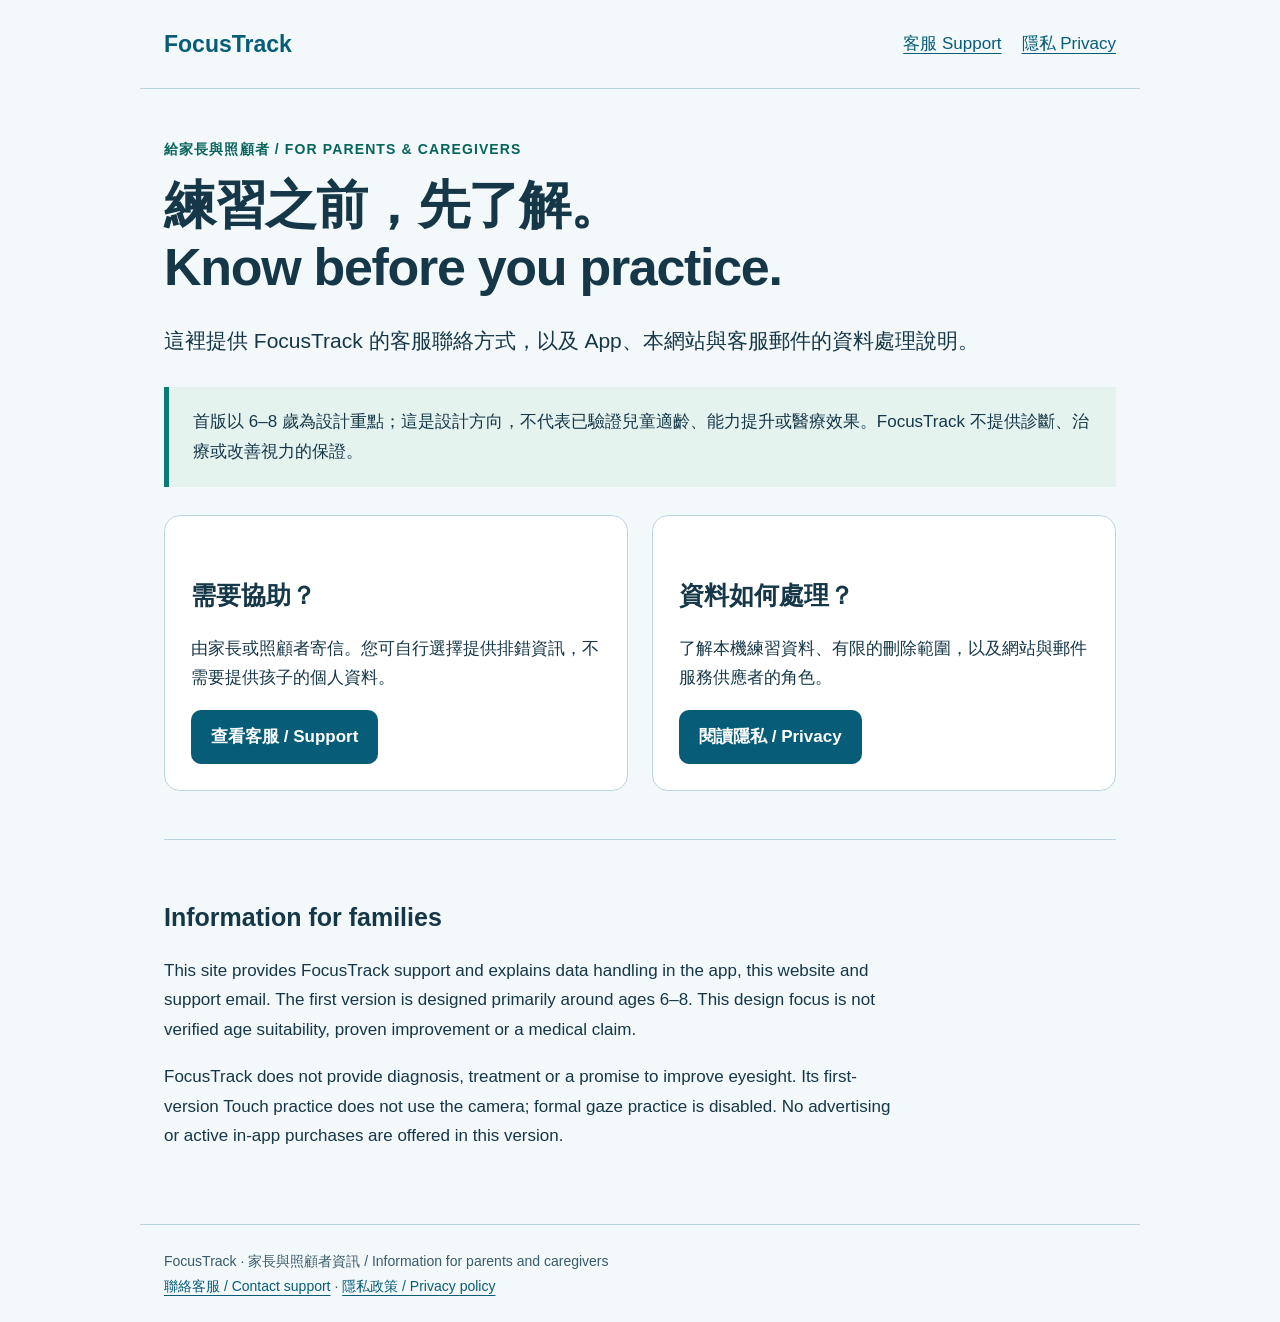
<file: index.html>
<!doctype html><html lang="zh-Hant"><head><meta charset="utf-8"><meta name="viewport" content="width=device-width,initial-scale=1"><meta name="description" content="FocusTrack 家長客服與隱私說明 / Parent support and privacy information"><title>家長資訊 Parent information · FocusTrack</title><link rel="stylesheet" href="assets/styles.css"></head><body><a class="skip" href="#main">跳至內容 / Skip to content</a><header><a class="brand" href="index.html">FocusTrack</a><nav aria-label="主要導覽 / Main navigation"><a href="support.html">客服 Support</a><a href="privacy.html">隱私 Privacy</a></nav></header><main id="main" tabindex="-1"><div class="eyebrow">給家長與照顧者 / FOR PARENTS & CAREGIVERS</div><h1>練習之前，先了解。<br><span lang="en">Know before you practice.</span></h1><p class="lead">這裡提供 FocusTrack 的客服聯絡方式，以及 App、本網站與客服郵件的資料處理說明。</p><div class="notice">首版以 6–8 歲為設計重點；這是設計方向，不代表已驗證兒童適齡、能力提升或醫療效果。FocusTrack 不提供診斷、治療或改善視力的保證。</div><div class="grid"><section class="card"><h2>需要協助？</h2><p>由家長或照顧者寄信。您可自行選擇提供排錯資訊，不需要提供孩子的個人資料。</p><a class="button" href="support.html">查看客服 / Support</a></section><section class="card"><h2>資料如何處理？</h2><p>了解本機練習資料、有限的刪除範圍，以及網站與郵件服務供應者的角色。</p><a class="button" href="privacy.html">閱讀隱私 / Privacy</a></section></div><section class="english" lang="en"><h2>Information for families</h2><p>This site provides FocusTrack support and explains data handling in the app, this website and support email. The first version is designed primarily around ages 6–8. This design focus is not verified age suitability, proven improvement or a medical claim.</p><p>FocusTrack does not provide diagnosis, treatment or a promise to improve eyesight. Its first-version Touch practice does not use the camera; formal gaze practice is disabled. No advertising or active in-app purchases are offered in this version.</p></section></main><footer>FocusTrack · 家長與照顧者資訊 / Information for parents and caregivers<br><a href="support.html">聯絡客服 / Contact support</a> · <a href="privacy.html">隱私政策 / Privacy policy</a></footer></body></html>
</file>
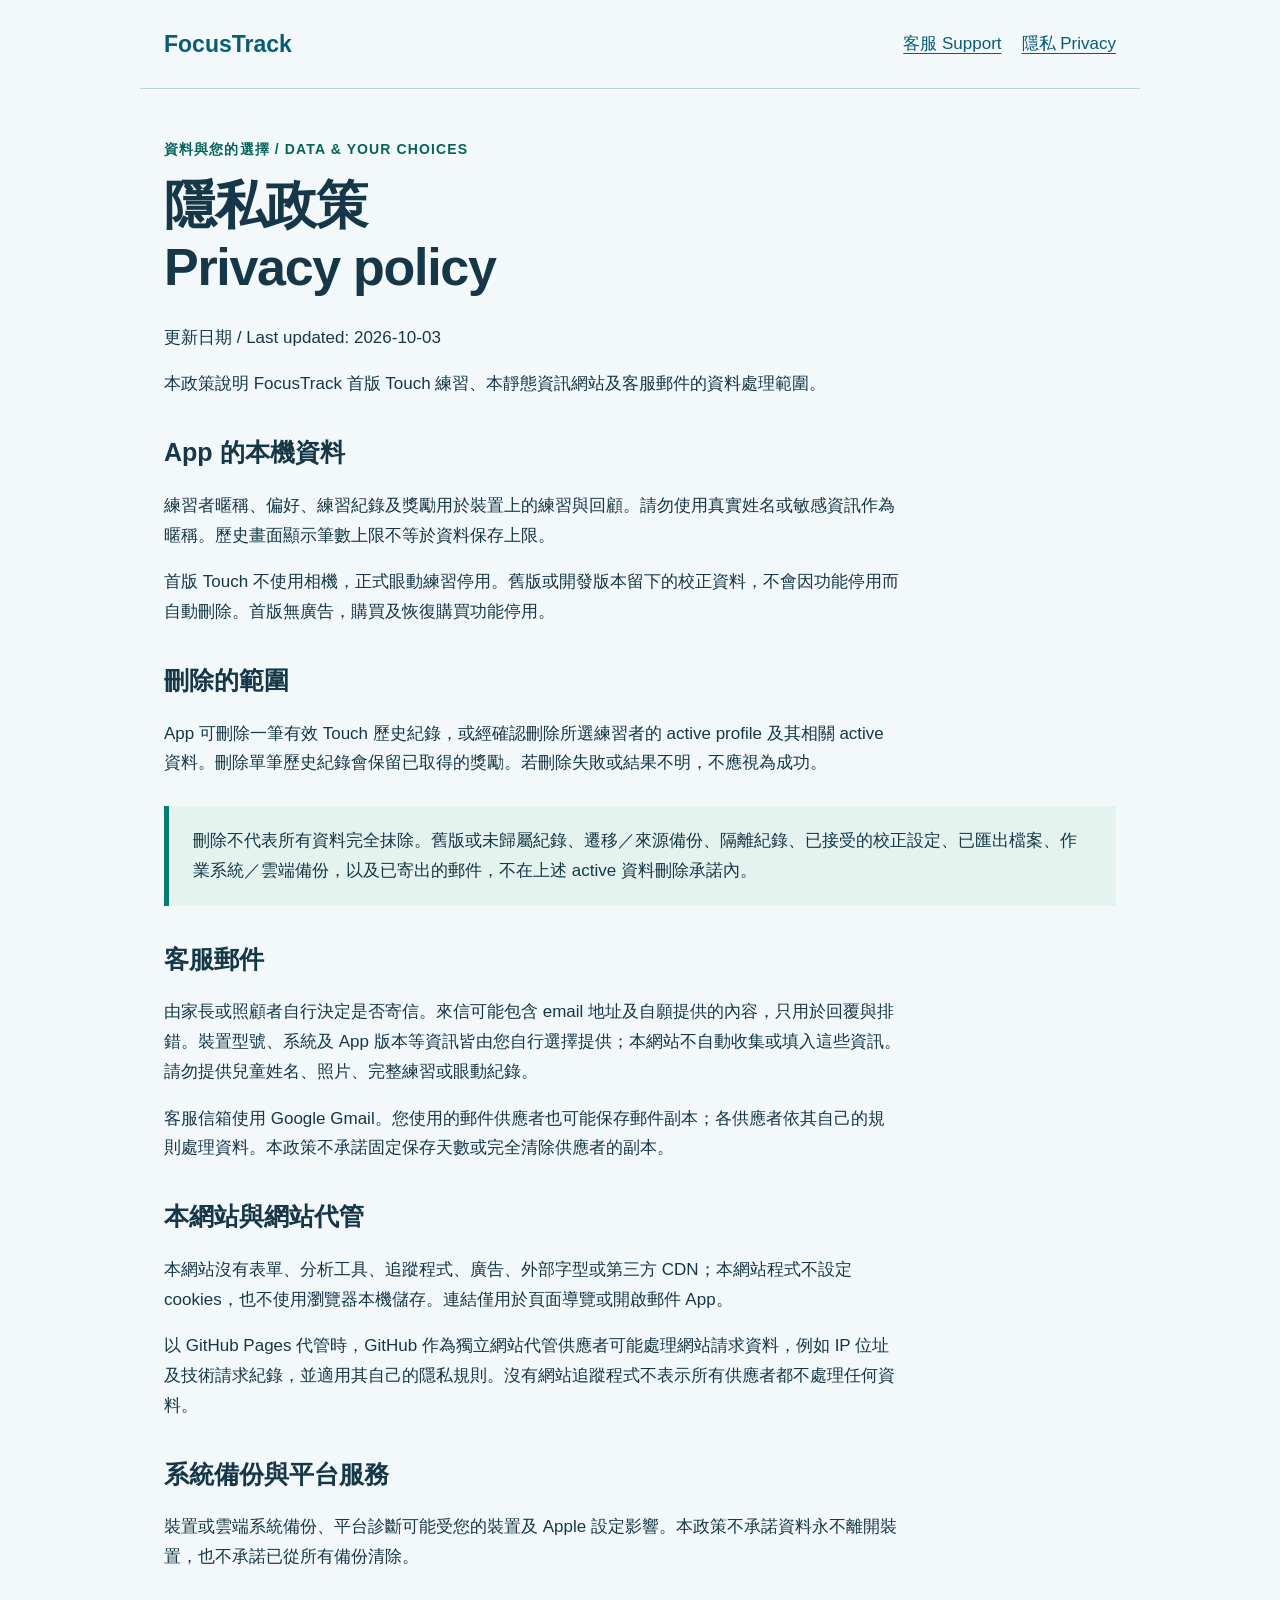
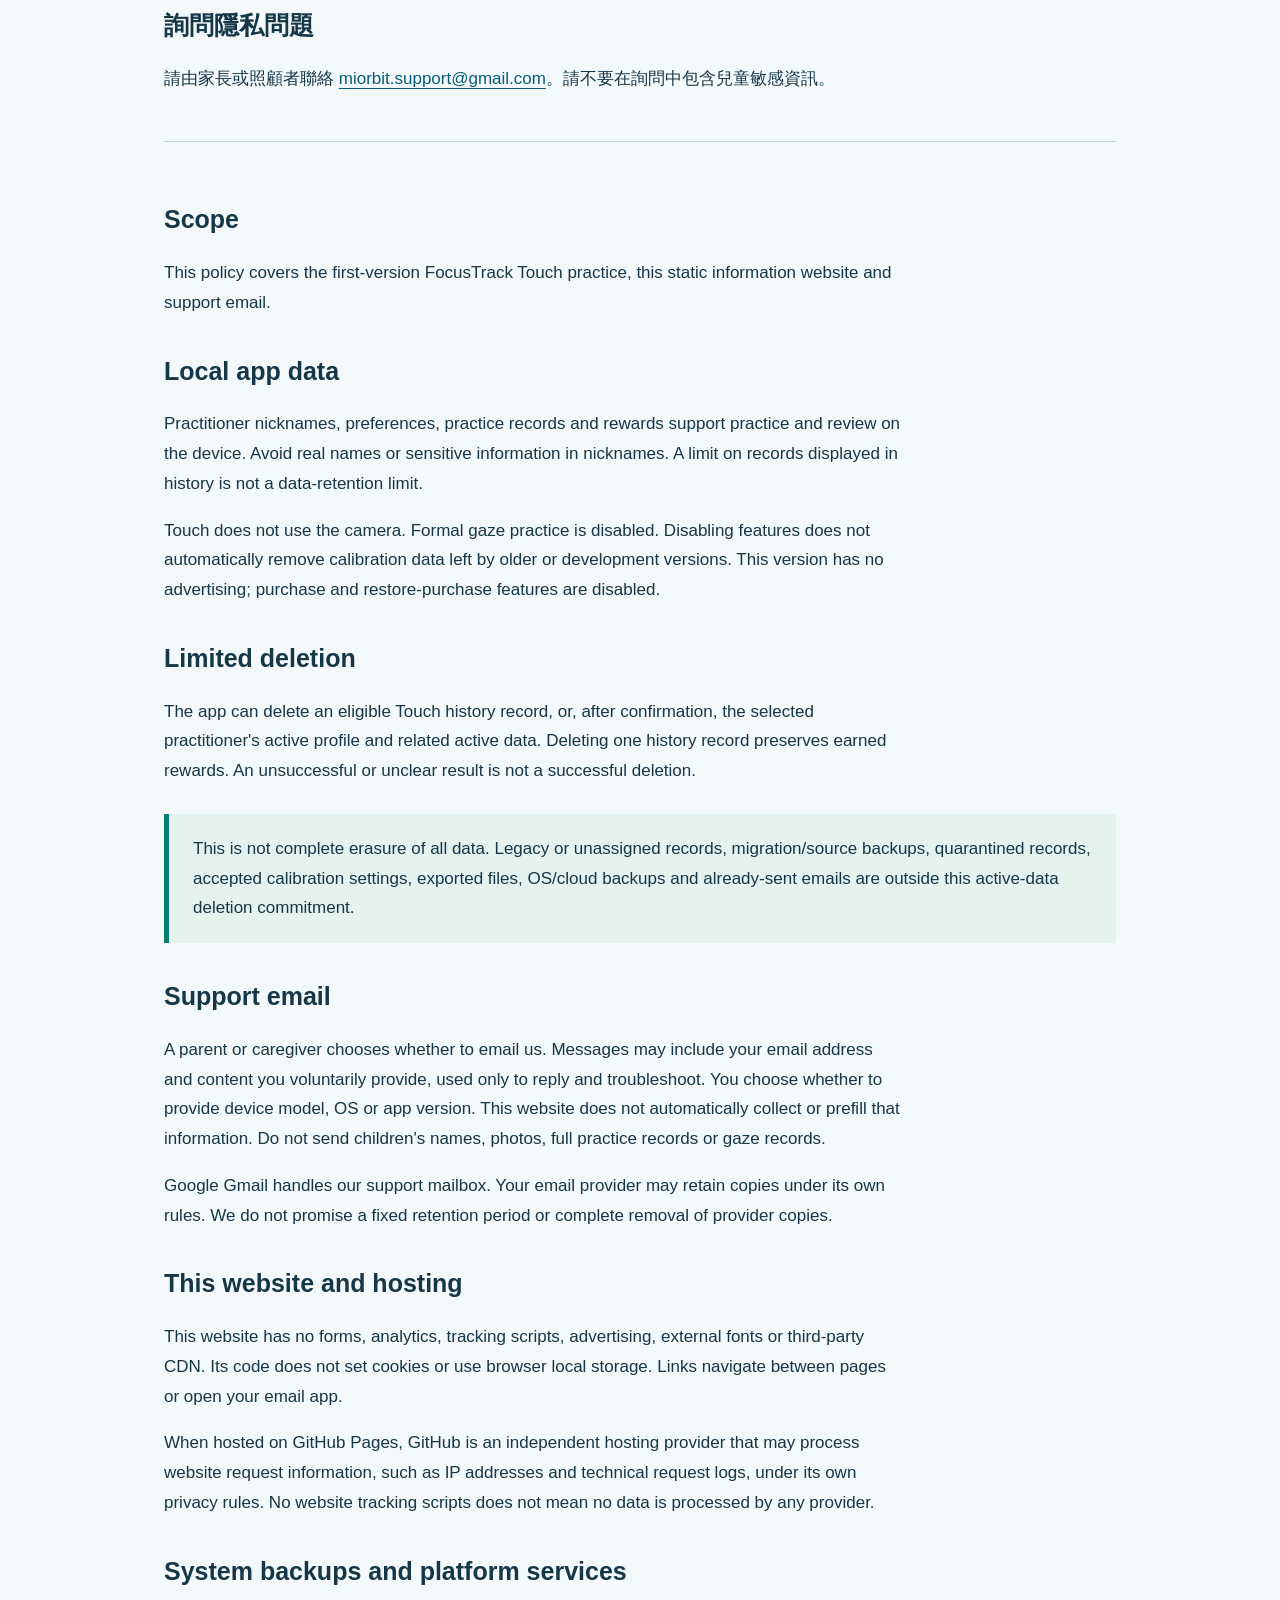
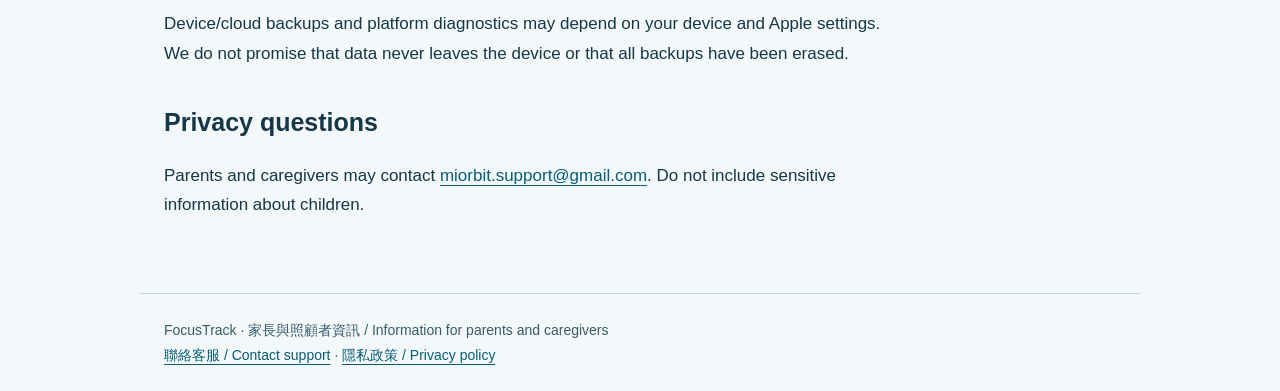
<file: privacy.html>
<!doctype html><html lang="zh-Hant"><head><meta charset="utf-8"><meta name="viewport" content="width=device-width,initial-scale=1"><meta name="description" content="FocusTrack 家長客服與隱私說明 / Parent support and privacy information"><title>隱私政策 Privacy policy · FocusTrack</title><link rel="stylesheet" href="assets/styles.css"></head><body><a class="skip" href="#main">跳至內容 / Skip to content</a><header><a class="brand" href="index.html">FocusTrack</a><nav aria-label="主要導覽 / Main navigation"><a href="support.html">客服 Support</a><a href="privacy.html">隱私 Privacy</a></nav></header><main id="main" tabindex="-1"><div class="eyebrow">資料與您的選擇 / DATA & YOUR CHOICES</div><h1>隱私政策<br><span lang="en">Privacy policy</span></h1><p>更新日期 / Last updated: 2026-10-03</p><p>本政策說明 FocusTrack 首版 Touch 練習、本靜態資訊網站及客服郵件的資料處理範圍。</p><h2>App 的本機資料</h2><p>練習者暱稱、偏好、練習紀錄及獎勵用於裝置上的練習與回顧。請勿使用真實姓名或敏感資訊作為暱稱。歷史畫面顯示筆數上限不等於資料保存上限。</p><p>首版 Touch 不使用相機，正式眼動練習停用。舊版或開發版本留下的校正資料，不會因功能停用而自動刪除。首版無廣告，購買及恢復購買功能停用。</p><h2>刪除的範圍</h2><p>App 可刪除一筆有效 Touch 歷史紀錄，或經確認刪除所選練習者的 active profile 及其相關 active 資料。刪除單筆歷史紀錄會保留已取得的獎勵。若刪除失敗或結果不明，不應視為成功。</p><div class="notice">刪除不代表所有資料完全抹除。舊版或未歸屬紀錄、遷移／來源備份、隔離紀錄、已接受的校正設定、已匯出檔案、作業系統／雲端備份，以及已寄出的郵件，不在上述 active 資料刪除承諾內。</div><h2>客服郵件</h2><p>由家長或照顧者自行決定是否寄信。來信可能包含 email 地址及自願提供的內容，只用於回覆與排錯。裝置型號、系統及 App 版本等資訊皆由您自行選擇提供；本網站不自動收集或填入這些資訊。請勿提供兒童姓名、照片、完整練習或眼動紀錄。</p><p>客服信箱使用 Google Gmail。您使用的郵件供應者也可能保存郵件副本；各供應者依其自己的規則處理資料。本政策不承諾固定保存天數或完全清除供應者的副本。</p><h2>本網站與網站代管</h2><p>本網站沒有表單、分析工具、追蹤程式、廣告、外部字型或第三方 CDN；本網站程式不設定 cookies，也不使用瀏覽器本機儲存。連結僅用於頁面導覽或開啟郵件 App。</p><p>以 GitHub Pages 代管時，GitHub 作為獨立網站代管供應者可能處理網站請求資料，例如 IP 位址及技術請求紀錄，並適用其自己的隱私規則。沒有網站追蹤程式不表示所有供應者都不處理任何資料。</p><h2>系統備份與平台服務</h2><p>裝置或雲端系統備份、平台診斷可能受您的裝置及 Apple 設定影響。本政策不承諾資料永不離開裝置，也不承諾已從所有備份清除。</p><h2>詢問隱私問題</h2><p>請由家長或照顧者聯絡 <a href="mailto:miorbit.support@gmail.com">miorbit.support@gmail.com</a>。請不要在詢問中包含兒童敏感資訊。</p><section class="english" lang="en"><h2>Scope</h2><p>This policy covers the first-version FocusTrack Touch practice, this static information website and support email.</p><h2>Local app data</h2><p>Practitioner nicknames, preferences, practice records and rewards support practice and review on the device. Avoid real names or sensitive information in nicknames. A limit on records displayed in history is not a data-retention limit.</p><p>Touch does not use the camera. Formal gaze practice is disabled. Disabling features does not automatically remove calibration data left by older or development versions. This version has no advertising; purchase and restore-purchase features are disabled.</p><h2>Limited deletion</h2><p>The app can delete an eligible Touch history record, or, after confirmation, the selected practitioner's active profile and related active data. Deleting one history record preserves earned rewards. An unsuccessful or unclear result is not a successful deletion.</p><div class="notice">This is not complete erasure of all data. Legacy or unassigned records, migration/source backups, quarantined records, accepted calibration settings, exported files, OS/cloud backups and already-sent emails are outside this active-data deletion commitment.</div><h2>Support email</h2><p>A parent or caregiver chooses whether to email us. Messages may include your email address and content you voluntarily provide, used only to reply and troubleshoot. You choose whether to provide device model, OS or app version. This website does not automatically collect or prefill that information. Do not send children's names, photos, full practice records or gaze records.</p><p>Google Gmail handles our support mailbox. Your email provider may retain copies under its own rules. We do not promise a fixed retention period or complete removal of provider copies.</p><h2>This website and hosting</h2><p>This website has no forms, analytics, tracking scripts, advertising, external fonts or third-party CDN. Its code does not set cookies or use browser local storage. Links navigate between pages or open your email app.</p><p>When hosted on GitHub Pages, GitHub is an independent hosting provider that may process website request information, such as IP addresses and technical request logs, under its own privacy rules. No website tracking scripts does not mean no data is processed by any provider.</p><h2>System backups and platform services</h2><p>Device/cloud backups and platform diagnostics may depend on your device and Apple settings. We do not promise that data never leaves the device or that all backups have been erased.</p><h2>Privacy questions</h2><p>Parents and caregivers may contact <a href="mailto:miorbit.support@gmail.com">miorbit.support@gmail.com</a>. Do not include sensitive information about children.</p></section></main><footer>FocusTrack · 家長與照顧者資訊 / Information for parents and caregivers<br><a href="support.html">聯絡客服 / Contact support</a> · <a href="privacy.html">隱私政策 / Privacy policy</a></footer></body></html>
</file>
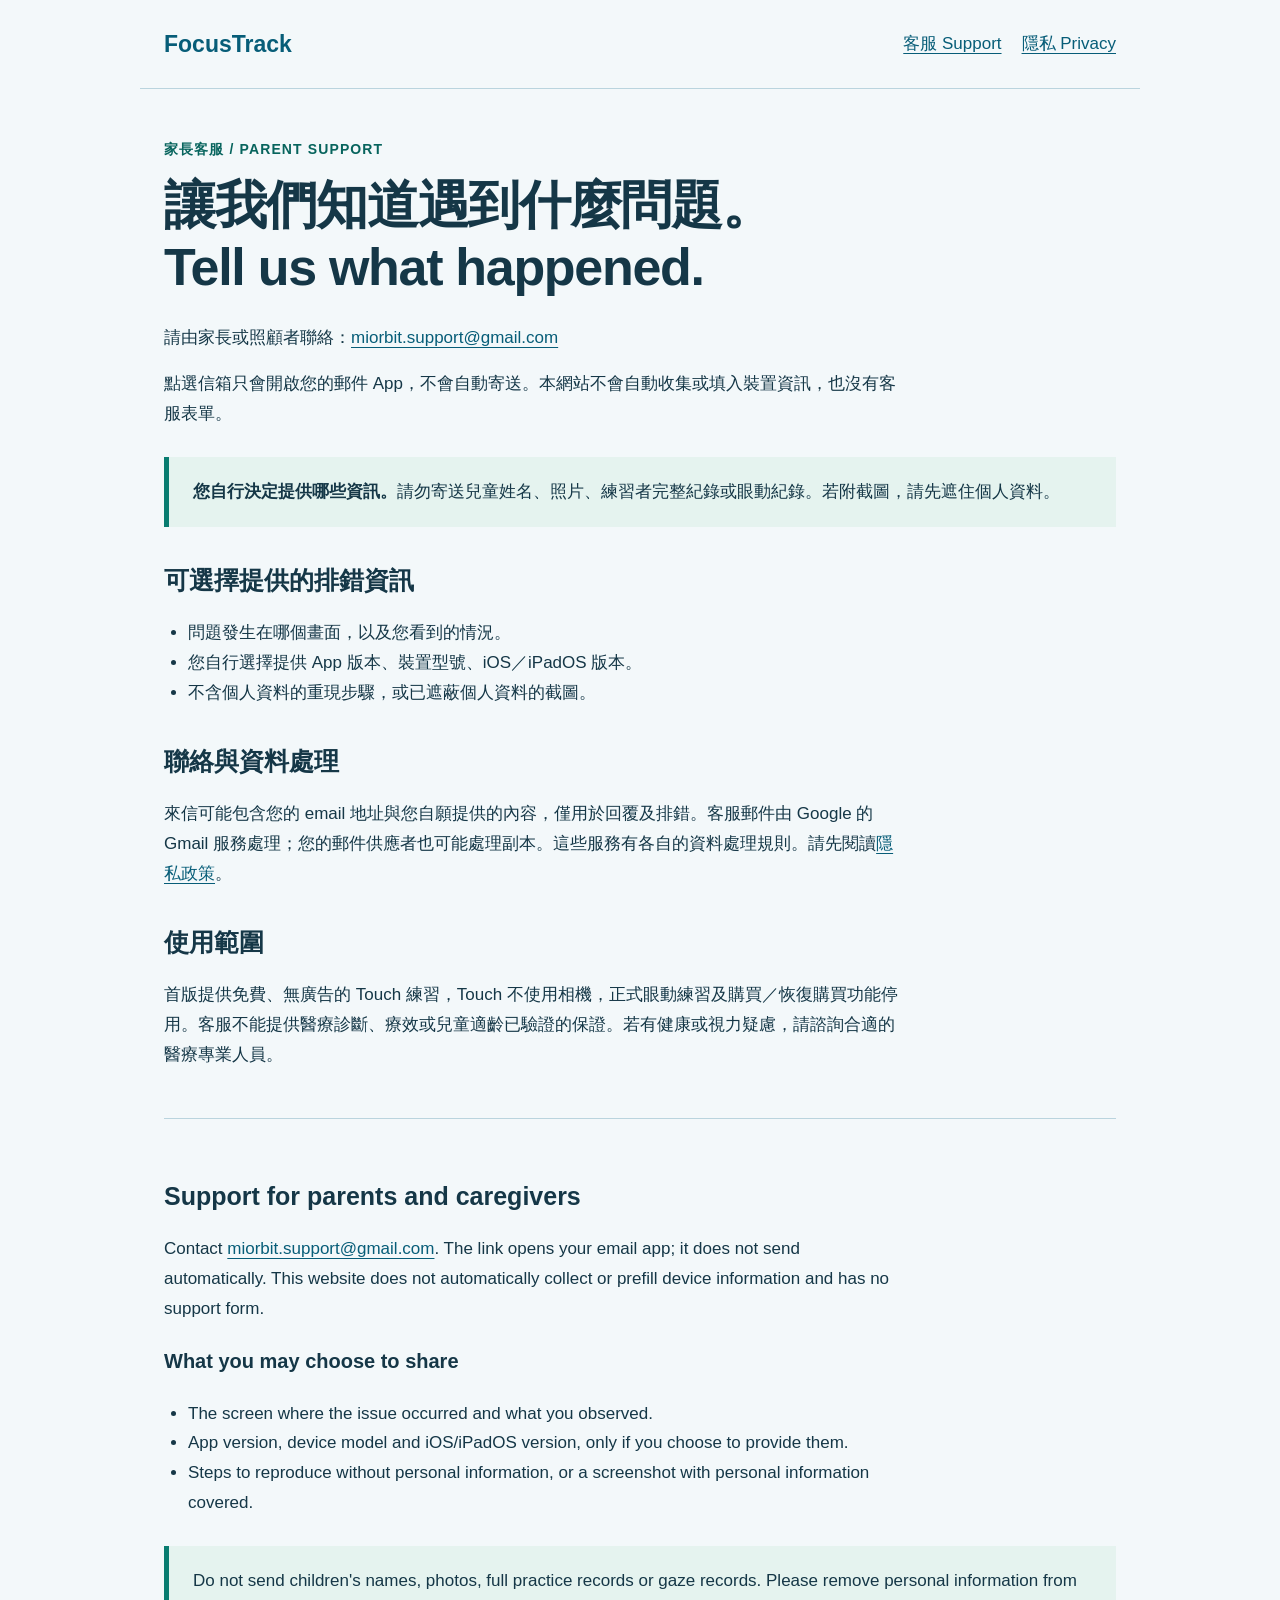
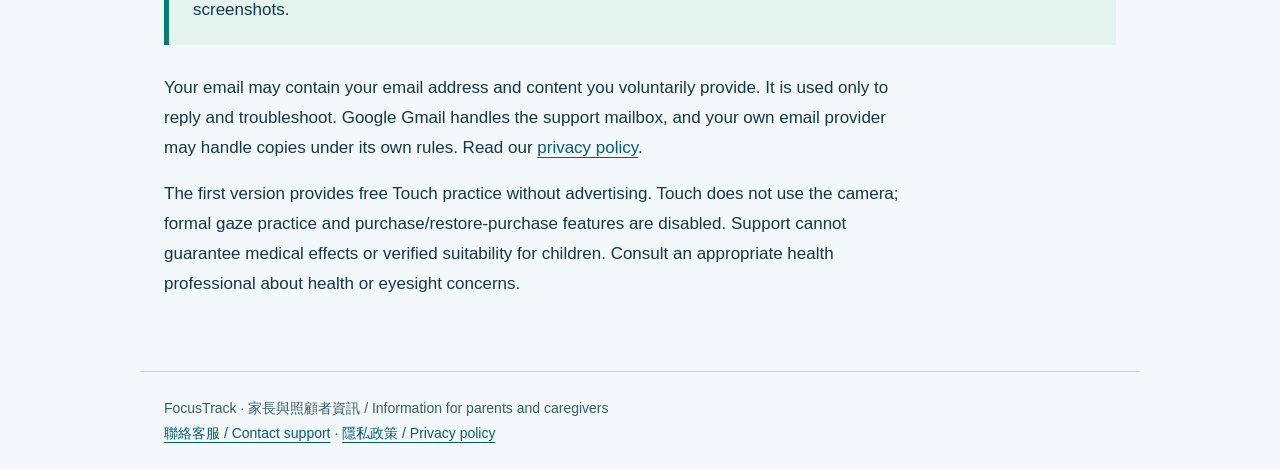
<file: support.html>
<!doctype html><html lang="zh-Hant"><head><meta charset="utf-8"><meta name="viewport" content="width=device-width,initial-scale=1"><meta name="description" content="FocusTrack 家長客服與隱私說明 / Parent support and privacy information"><title>客服 Support · FocusTrack</title><link rel="stylesheet" href="assets/styles.css"></head><body><a class="skip" href="#main">跳至內容 / Skip to content</a><header><a class="brand" href="index.html">FocusTrack</a><nav aria-label="主要導覽 / Main navigation"><a href="support.html">客服 Support</a><a href="privacy.html">隱私 Privacy</a></nav></header><main id="main" tabindex="-1"><div class="eyebrow">家長客服 / PARENT SUPPORT</div><h1>讓我們知道遇到什麼問題。<br><span lang="en">Tell us what happened.</span></h1><p>請由家長或照顧者聯絡：<a href="mailto:miorbit.support@gmail.com">miorbit.support@gmail.com</a></p><p>點選信箱只會開啟您的郵件 App，不會自動寄送。本網站不會自動收集或填入裝置資訊，也沒有客服表單。</p><div class="notice"><strong>您自行決定提供哪些資訊。</strong>請勿寄送兒童姓名、照片、練習者完整紀錄或眼動紀錄。若附截圖，請先遮住個人資料。</div><h2>可選擇提供的排錯資訊</h2><ul><li>問題發生在哪個畫面，以及您看到的情況。</li><li>您自行選擇提供 App 版本、裝置型號、iOS／iPadOS 版本。</li><li>不含個人資料的重現步驟，或已遮蔽個人資料的截圖。</li></ul><h2>聯絡與資料處理</h2><p>來信可能包含您的 email 地址與您自願提供的內容，僅用於回覆及排錯。客服郵件由 Google 的 Gmail 服務處理；您的郵件供應者也可能處理副本。這些服務有各自的資料處理規則。請先閱讀<a href="privacy.html">隱私政策</a>。</p><h2>使用範圍</h2><p>首版提供免費、無廣告的 Touch 練習，Touch 不使用相機，正式眼動練習及購買／恢復購買功能停用。客服不能提供醫療診斷、療效或兒童適齡已驗證的保證。若有健康或視力疑慮，請諮詢合適的醫療專業人員。</p><section class="english" lang="en"><h2>Support for parents and caregivers</h2><p>Contact <a href="mailto:miorbit.support@gmail.com">miorbit.support@gmail.com</a>. The link opens your email app; it does not send automatically. This website does not automatically collect or prefill device information and has no support form.</p><h3>What you may choose to share</h3><ul><li>The screen where the issue occurred and what you observed.</li><li>App version, device model and iOS/iPadOS version, only if you choose to provide them.</li><li>Steps to reproduce without personal information, or a screenshot with personal information covered.</li></ul><div class="notice">Do not send children's names, photos, full practice records or gaze records. Please remove personal information from screenshots.</div><p>Your email may contain your email address and content you voluntarily provide. It is used only to reply and troubleshoot. Google Gmail handles the support mailbox, and your own email provider may handle copies under its own rules. Read our <a href="privacy.html">privacy policy</a>.</p><p>The first version provides free Touch practice without advertising. Touch does not use the camera; formal gaze practice and purchase/restore-purchase features are disabled. Support cannot guarantee medical effects or verified suitability for children. Consult an appropriate health professional about health or eyesight concerns.</p></section></main><footer>FocusTrack · 家長與照顧者資訊 / Information for parents and caregivers<br><a href="support.html">聯絡客服 / Contact support</a> · <a href="privacy.html">隱私政策 / Privacy policy</a></footer></body></html>
</file>
<file: assets/styles.css>
*{box-sizing:border-box}html{color-scheme:light;scroll-behavior:auto}body{margin:0;background:#f3f8fa;color:#153747;font:17px/1.75 -apple-system,BlinkMacSystemFont,"Helvetica Neue",Arial,sans-serif}a{color:#075d78;text-underline-offset:4px;overflow-wrap:anywhere}a:hover{color:#064b48}a:focus-visible{outline:3px solid #075d78;outline-offset:5px}header,main,footer{max-width:1000px;margin:auto;padding:24px}header{display:flex;justify-content:space-between;gap:20px;align-items:center;border-bottom:1px solid #bad4de}nav{display:flex;flex-wrap:wrap;gap:20px}.brand{font-size:23px;font-weight:750;text-decoration:none}main{padding-top:48px;padding-bottom:56px}h1{font-size:clamp(32px,5vw,52px);line-height:1.2;letter-spacing:-.025em;margin:12px 0 24px}h2{font-size:25px;line-height:1.4;margin-top:36px}h3{font-size:20px}p,li{max-width:78ch}.eyebrow{color:#07645d;font-weight:700;font-size:14px;letter-spacing:.08em}.lead{font-size:21px}.notice{border-left:5px solid #087c70;background:#e5f3ef;padding:20px 24px;margin:28px 0}.grid{display:grid;grid-template-columns:1fr 1fr;gap:24px}.card{background:white;border:1px solid #bad4de;border-radius:16px;padding:26px}.button{display:inline-block;padding:12px 20px;background:#075d78;color:white;border-radius:10px;font-weight:650;text-decoration:none}.button:hover{background:#064b48;color:white}footer{font-size:14px;border-top:1px solid #bad4de;color:#385c6b}.skip{position:absolute;left:12px;top:-100px;background:white;padding:12px;z-index:2}.skip:focus{top:12px}.english{margin-top:48px;padding-top:24px;border-top:1px solid #bad4de}ul{padding-left:24px}@media(max-width:600px){header{align-items:flex-start;flex-direction:column}header,main,footer{padding-left:22px;padding-right:22px}main{padding-top:32px}.grid{grid-template-columns:1fr}.card{padding:22px}.lead{font-size:19px}nav{gap:16px}}
</file>
